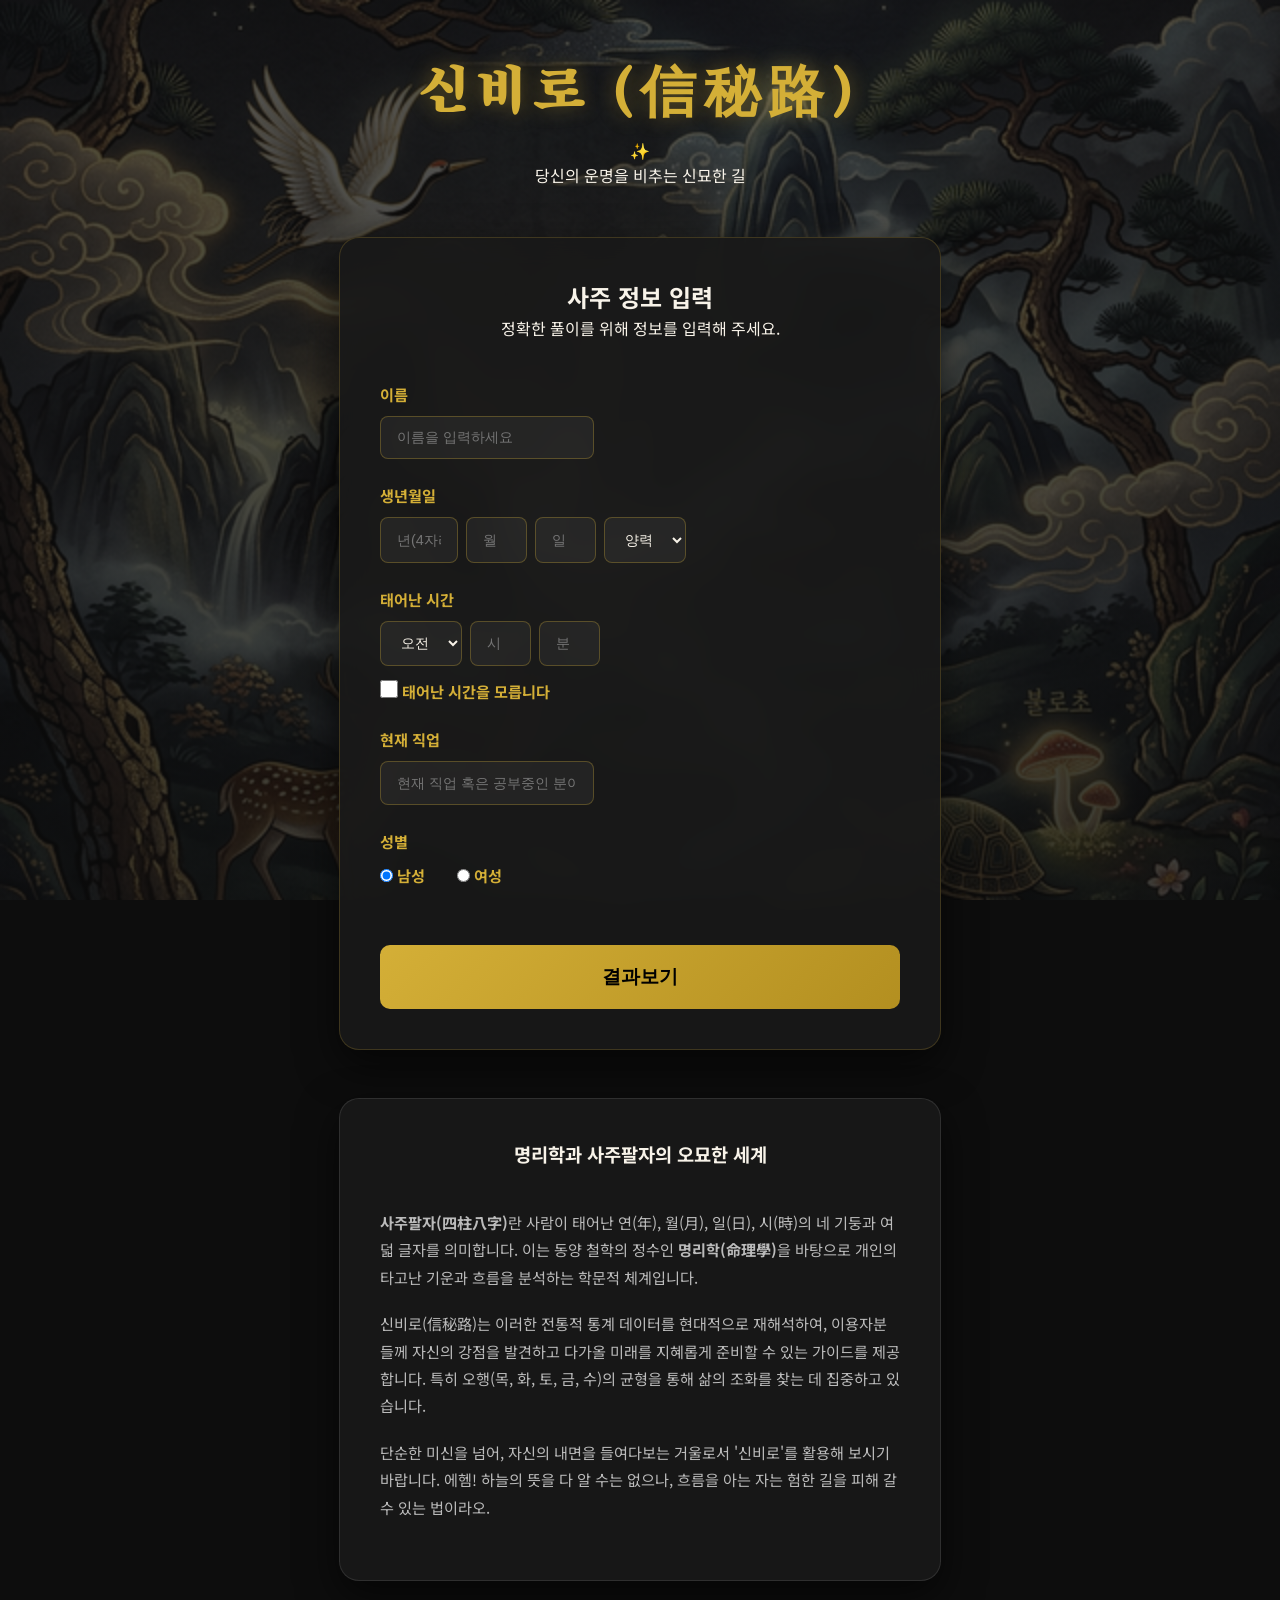
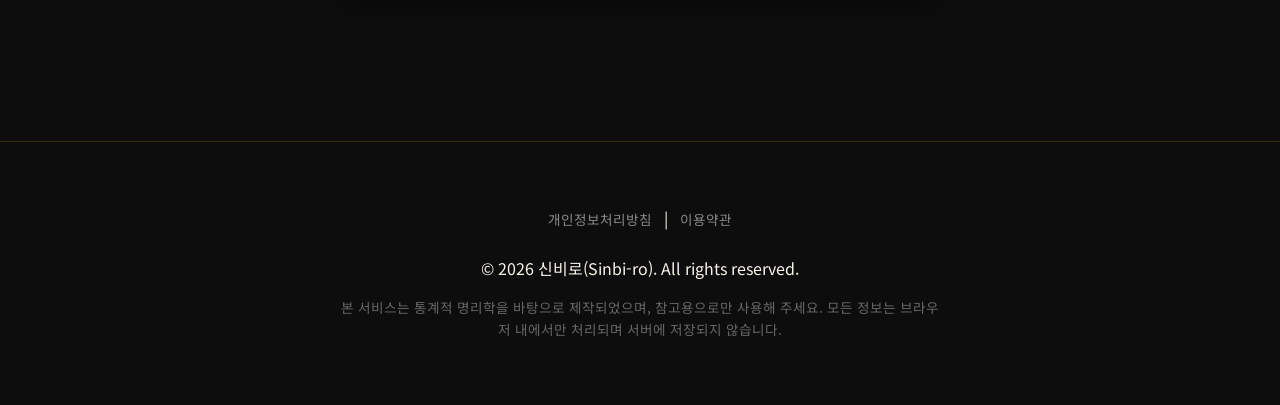
<file: index.html>
<!DOCTYPE html>
<html lang="ko">

<head>
    <meta charset="UTF-8">
    <meta name="viewport" content="width=device-width, initial-scale=1.0">
    <title>신비로 - 신묘한 사주 풀이와 오늘의 운세</title>
    <meta name="description" content="당신의 타고난 기운과 운명을 풀어드립니다. 성명, 생년월일시로 보는 정교한 사주 풀이와 무료 로또 번호 추첨까지 경험해보세요.">
    <link rel="stylesheet" href="style.css">
    <link rel="preconnect" href="https://fonts.googleapis.com">
    <link rel="preconnect" href="https://fonts.gstatic.com" crossorigin>
    <link href="https://fonts.googleapis.com/css2?family=Noto+Sans+KR:wght@300;400;700&family=Song Myung&display=swap"
        rel="stylesheet">
    <!-- 폰트 추가: 나눔명조 (전통적이고 기품 있는 서체) -->
    <link href="https://fonts.googleapis.com/css2?family=Nanum+Myeongjo:wght@400;700;800&display=swap" rel="stylesheet">
    <!-- 구글 애드센스 스크립트 -->
    <script async src="https://pagead2.googlesyndication.com/pagead/js/adsbygoogle.js?client=ca-pub-5994028801063205"
        crossorigin="anonymous"></script>

    <!-- SEO를 위한 구조화된 데이터 (JSON-LD) -->
    <script type="application/ld+json">
    {
      "@context": "https://schema.org",
      "@type": "WebApplication",
      "name": "신비로 (Sinbi-ro)",
      "url": "https://github.com/wogus5695-ctrl/product-builder-sinbiro",
      "description": "전통 명리학 기반 사주 풀이 및 운세 서비스",
      "applicationCategory": "LifestyleApplication",
      "operatingSystem": "All"
    }
    </script>
</head>

<body>
    <div class="fog-overlay"></div>
    <div class="container">
        <header>
            <div class="logo-container">
                <h1 class="logo-title">신비로 <span class="hanja">(信秘路)</span></h1>
                <div class="logo-separator">
                    <span class="separator-line"></span>
                    <span class="separator-symbol">✨</span>
                    <span class="separator-line"></span>
                </div>
                <p class="logo-slogan">당신의 운명을 비추는 신묘한 길</p>
            </div>
        </header>
    </div>

    <main id="app">
        <!-- 광고 영역 상단 -->
        <div class="adsense-placeholder top-ad">
        </div>

        <!-- 입력 퍼널 섹션 -->
        <section id="funnel" class="card active">
            <div class="card-header">
                <h2>사주 정보 입력</h2>
                <p>정확한 풀이를 위해 정보를 입력해 주세요.</p>
            </div>
            <form id="sajuForm">
                <div class="input-group">
                    <label for="userName">이름</label>
                    <input type="text" id="userName" placeholder="이름을 입력하세요" required>
                </div>
                <div class="input-group">
                    <label>생년월일</label>
                    <div class="scroll-inputs">
                        <input type="number" id="birthYear" placeholder="년(4자리)" min="1900" max="2100" required>
                        <input type="number" id="birthMonth" placeholder="월" min="1" max="12" required>
                        <input type="number" id="birthDay" placeholder="일" min="1" max="31" required>
                        <select id="calendarType">
                            <option value="solar">양력</option>
                            <option value="lunar">음력</option>
                        </select>
                    </div>
                </div>
                <div class="input-group">
                    <label>태어난 시간</label>
                    <div class="scroll-inputs">
                        <select id="birthAmPm">
                            <option value="AM">오전</option>
                            <option value="PM">오후</option>
                        </select>
                        <input type="number" id="birthHour" placeholder="시" min="0" max="12" required>
                        <input type="number" id="birthMinute" placeholder="분" min="0" max="59" required>
                    </div>
                    <label class="checkbox-container">
                        <input type="checkbox" id="unknownTime">
                        <span class="checkmark"></span>
                        태어난 시간을 모릅니다
                    </label>
                </div>
                <div class="input-group">
                    <label for="userJob">현재 직업</label>
                    <input type="text" id="userJob" placeholder="현재 직업 혹은 공부중인 분야를 입력하세요" required>
                </div>
                <div class="input-group">
                    <label>성별</label>
                    <div class="radio-group">
                        <label><input type="radio" name="gender" value="male" checked> 남성</label>
                        <label><input type="radio" name="gender" value="female"> 여성</label>
                    </div>
                </div>
                <button type="submit" id="submitBtn">결과보기</button>
            </form>
        </section>

        <!-- 결과 출력 섹션 -->
        <section id="result" class="card hidden">
            <div id="resultContent">
                <!-- 결과 내용이 자바스크립트로 삽입됩니다 -->
            </div>

            <!-- 광고 영역 중앙 -->
            <div class="adsense-placeholder mid-ad">
            </div>

            <!-- 로또 섹션 -->
            <div id="lotto-section">
                <h3>이번 주 신비로운 로또 추천 번호</h3>
                <p>이 신비로운 기운을 공유하면 번호가 나타납니다.</p>
                <div id="lotto-numbers-container">
                    <div class="lotto-blur">
                        <div class="slot">?</div>
                        <div class="slot">?</div>
                        <div class="slot">?</div>
                        <div class="slot">?</div>
                        <div class="slot">?</div>
                        <div class="slot">?</div>
                    </div>
                </div>
                <button id="shareBtn">행운 공유하고 번호 확인하기</button>
            </div>
            <button id="backToFunnelBtn" class="secondary-btn">정보 입력 페이지로 돌아가기</button>
        </section>

        <!-- 광고 영역 하단 -->
        <div class="adsense-placeholder bottom-ad">
        </div>

        <!-- 학술적 정보 및 서비스 소개 (애드센스 승인을 위한 정적 텍스트 보강) -->
        <section class="info-content card">
            <div class="card-header">
                <h3>명리학과 사주팔자의 오묘한 세계</h3>
            </div>
            <div class="static-text-box">
                <p><strong>사주팔자(四柱八字)</strong>란 사람이 태어난 연(年), 월(月), 일(日), 시(時)의 네 기둥과 여덟 글자를 의미합니다. 이는 동양 철학의 정수인
                    <strong>명리학(命理學)</strong>을 바탕으로 개인의 타고난 기운과 흐름을 분석하는 학문적 체계입니다.
                </p>
                <p>신비로(信秘路)는 이러한 전통적 통계 데이터를 현대적으로 재해석하여, 이용자분들께 자신의 강점을 발견하고 다가올 미래를 지혜롭게 준비할 수 있는 가이드를 제공합니다. 특히 오행(목,
                    화, 토, 금, 수)의 균형을 통해 삶의 조화를 찾는 데 집중하고 있습니다.</p>
                <p>단순한 미신을 넘어, 자신의 내면을 들여다보는 거울로서 '신비로'를 활용해 보시기 바랍니다. 에헴! 하늘의 뜻을 다 알 수는 없으나, 흐름을 아는 자는 험한 길을 피해 갈 수 있는
                    법이라오.</p>
            </div>
        </section>
    </main>

    <footer>
        <div class="footer-links">
            <a href="privacy.html">개인정보처리방침</a> |
            <a href="terms.html">이용약관</a>
        </div>
        <p>&copy; 2026 신비로(Sinbi-ro). All rights reserved.</p>
        <p class="footer-disclaimer">본 서비스는 통계적 명리학을 바탕으로 제작되었으며, 참고용으로만 사용해 주세요. 모든 정보는 브라우저 내에서만 처리되며 서버에 저장되지 않습니다.
        </p>
    </footer>

    <script src="script.js"></script>
</body>

</html>
</file>
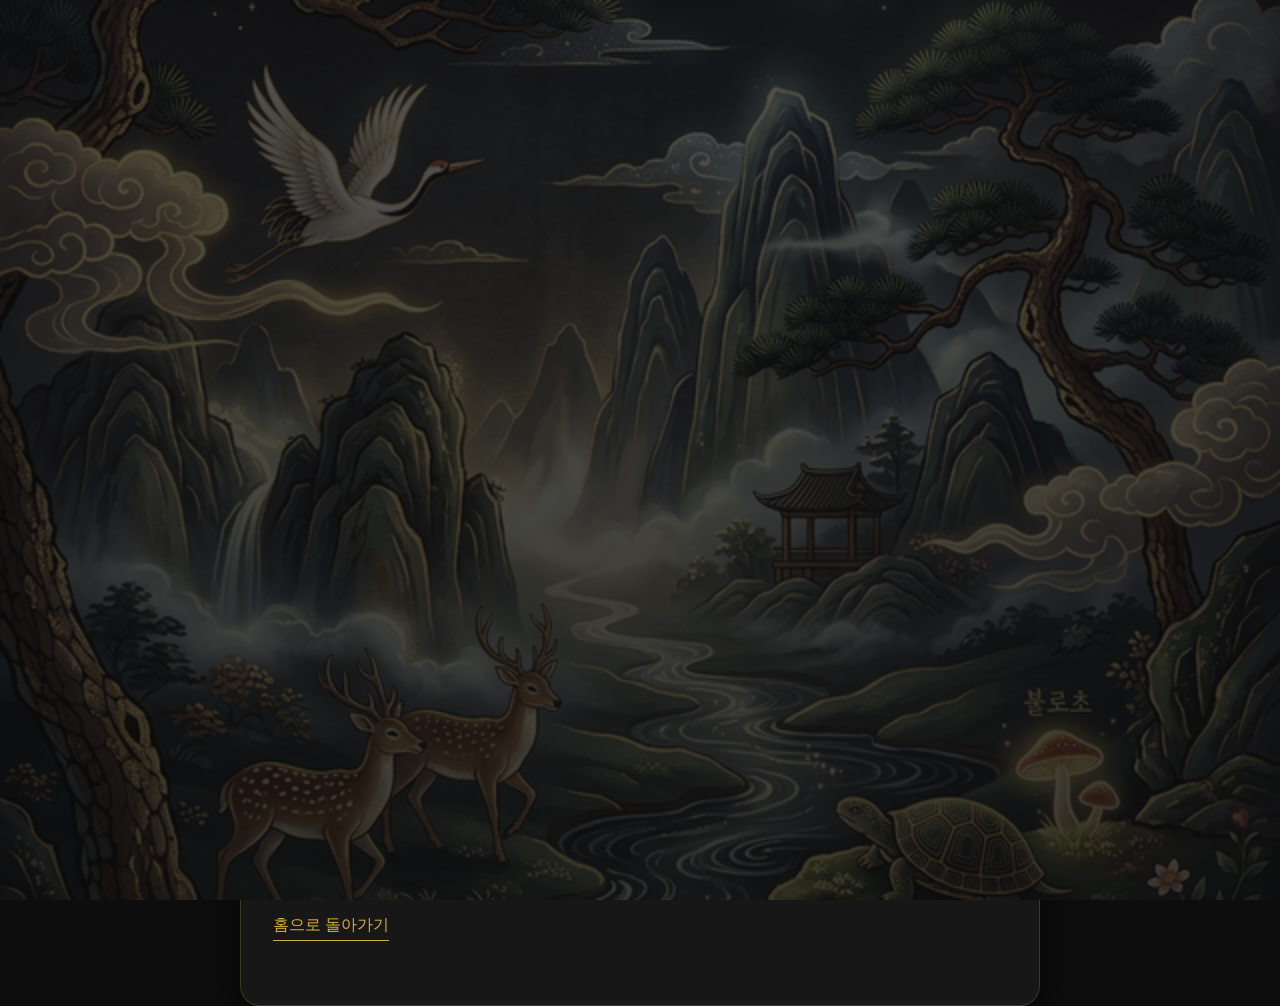
<file: privacy.html>
<!DOCTYPE html>
<html lang="ko">

<head>
    <meta charset="UTF-8">
    <meta name="viewport" content="width=device-width, initial-scale=1.0">
    <title>개인정보처리방침 - 신비로</title>
    <link rel="stylesheet" href="style.css">
    <link href="https://fonts.googleapis.com/css2?family=Nanum+Myeongjo:wght@400;700&display=swap" rel="stylesheet">
    <style>
        .policy-content {
            padding: 4rem 2rem;
            max-width: 800px;
            margin: 0 auto;
            line-height: 1.8;
            color: #eee;
        }

        .policy-content h1 {
            color: var(--gold);
            margin-bottom: 2rem;
            font-family: 'Nanum Myeongjo', serif;
        }

        .policy-content h2 {
            color: var(--gold);
            margin-top: 2rem;
            font-size: 1.3rem;
        }

        .policy-content p {
            margin-bottom: 1rem;
        }

        .back-link {
            display: inline-block;
            margin-top: 3rem;
            color: var(--gold);
            text-decoration: none;
            border-bottom: 1px solid var(--gold);
        }
    </style>
</head>

<body>
    <div class="fog-overlay"></div>
    <div class="container">
        <div class="policy-content card">
            <h1>개인정보처리방침</h1>
            <p>신비로(이하 '본 서비스')는 이용자의 개인정보를 보호하고 관련 법령을 준수하기 위해 다음과 같은 처리방침을 가지고 있습니다.</p>

            <h2>1. 수집하는 개인정보 항목</h2>
            <p>본 서비스는 사주 풀이 결과를 제공하기 위해 이용자로부터 다음과 같은 정보를 입력받습니다: 이름, 생년월일, 태어난 시간, 성별. 입력된 정보는 브라우저 내에서만 계산에 사용되며 서버에
                별도로 저장되지 않습니다.</p>

            <h2>2. 개인정보의 이용 목적</h2>
            <p>수집된 정보는 오직 사주 풀이 및 결과 도출, 로또 번호 생성의 목적으로만 사용됩니다.</p>

            <h2>3. 개인정보의 보유 및 이용 기간</h2>
            <p>본 서비스는 이용자의 정보를 서버에 저장하지 않으므로 보유 및 파기의 절차가 별도로 존재하지 않습니다. 브라우저를 닫거나 새로고침할 경우 입력된 정보는 소멸됩니다.</p>

            <h2>4. 쿠키(Cookie)의 사용</h2>
            <p>본 서비스는 이용자에게 최적화된 서비스를 제공하기 위해 쿠키를 사용할 수 있습니다. 이용자는 브라우저 설정에서 쿠키 저장을 거부할 수 있습니다.</p>

            <h2>5. 제3자 광고 플랫폼</h2>
            <p>본 서비스는 Google AdSense 등 제3자 광고 플랫폼을 통해 광고를 게재할 수 있습니다. 해당 플랫폼은 이용자의 방문 기록을 바탕으로 맞춤형 광고를 제공하기 위해 쿠키를 사용할 수
                있습니다.</p>

            <a href="index.html" class="back-link">홈으로 돌아가기</a>
        </div>
    </div>
</body>

</html>
</file>
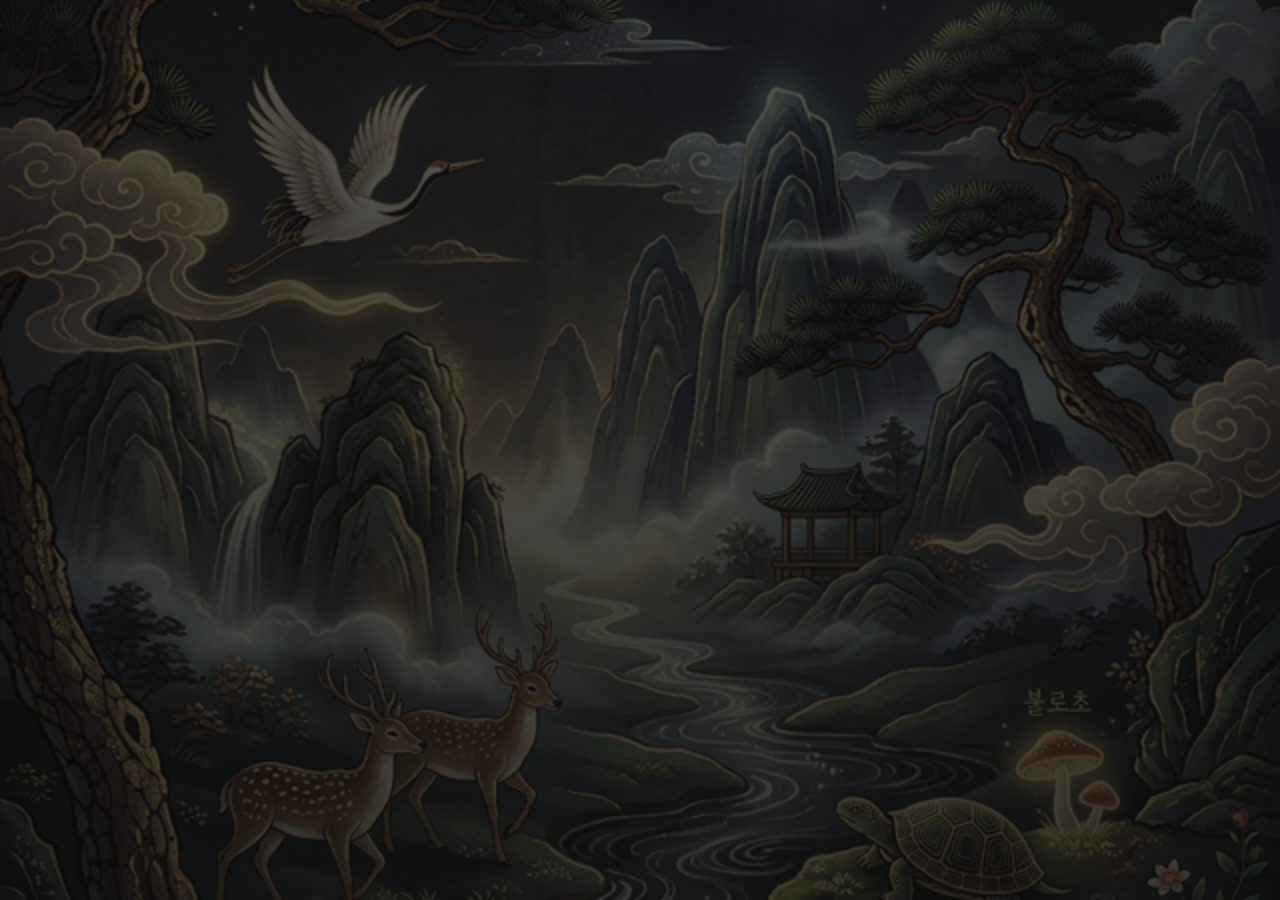
<file: terms.html>
<!DOCTYPE html>
<html lang="ko">

<head>
    <meta charset="UTF-8">
    <meta name="viewport" content="width=device-width, initial-scale=1.0">
    <title>이용약관 - 신비로</title>
    <link rel="stylesheet" href="style.css">
    <link href="https://fonts.googleapis.com/css2?family=Nanum+Myeongjo:wght@400;700&display=swap" rel="stylesheet">
    <style>
        .policy-content {
            padding: 4rem 2rem;
            max-width: 800px;
            margin: 0 auto;
            line-height: 1.8;
            color: #eee;
        }

        .policy-content h1 {
            color: var(--gold);
            margin-bottom: 2rem;
            font-family: 'Nanum Myeongjo', serif;
        }

        .policy-content h2 {
            color: var(--gold);
            margin-top: 2rem;
            font-size: 1.3rem;
        }

        .back-link {
            display: inline-block;
            margin-top: 3rem;
            color: var(--gold);
            text-decoration: none;
            border-bottom: 1px solid var(--gold);
        }
    </style>
</head>

<body>
    <div class="fog-overlay"></div>
    <div class="container">
        <div class="policy-content card">
            <h1>이용약관</h1>

            <h2>1. 목적</h2>
            <p>본 약관은 '신비로'가 제공하는 사주 풀이 서비스의 이용 조건 및 절차에 관한 사항을 규정함을 목적으로 합니다.</p>

            <h2>2. 서비스의 성격</h2>
            <p>본 서비스는 동양 명리학의 통계적 데이터를 바탕으로 제공되는 오락용 콘텐츠입니다. 결과의 정확성을 보장하지 않으며, 삶의 중요한 결정에 대한 법적/의학적 책임을 지지 않습니다.</p>

            <h2>3. 이용자의 의무</h2>
            <p>이용자는 본 서비스를 이용함으로써 발생하는 결과에 대해 본인이 책임을 지며, 타인의 정보를 도용하거나 서비스를 비정상적으로 이용하지 않아야 합니다.</p>

            <h2>4. 서비스의 변경 및 중단</h2>
            <p>본 서비스는 운영상 필요에 따라 사전 고지 없이 내용을 변경하거나 중단할 수 있습니다.</p>

            <a href="index.html" class="back-link">홈으로 돌아가기</a>
        </div>
    </div>
</body>

</html>
</file>
<file: style.css>
:root {
    --bg-color: #0d0d0d;
    --card-bg: rgba(25, 25, 25, 0.9);
    --gold: #d4af37;
    --white: #f8f3e9;
    --accent: #c0392b;
    --text-muted: #a0a0a0;
    --glass: rgba(255, 255, 255, 0.05);
}

* {
    box-sizing: border-box;
    margin: 0;
    padding: 0;
}

body {
    background-color: var(--bg-color);
    color: var(--white);
    font-family: 'Noto Sans KR', sans-serif;
    line-height: 1.6;
    overflow-x: hidden;
    min-height: 100vh;
}

/* 십장생 배경 효과 */
.fog-overlay {
    position: fixed;
    top: 0;
    left: 0;
    width: 100%;
    height: 100%;
    background: linear-gradient(rgba(13, 13, 13, 0.7), rgba(13, 13, 13, 0.8)),
        url('./images/bg_shipjangsaeng.png');
    background-size: cover;
    background-position: center;
    opacity: 1;
    pointer-events: none;
    z-index: 1;
}

header {
    text-align: center;
    padding: 3rem 1rem;
    position: relative;
    z-index: 2;
}

header h1 {
    font-family: 'Song Myung', serif;
    font-size: 3.5rem;
    color: var(--gold);
    text-shadow: 0 0 20px rgba(212, 175, 55, 0.4);
    letter-spacing: 0.5rem;
}

main {
    max-width: 650px;
    margin: 0 auto;
    padding: 0 1.5rem 5rem;
    position: relative;
    z-index: 2;
}

.card {
    background: var(--card-bg);
    border: 1px solid rgba(212, 175, 55, 0.2);
    border-radius: 20px;
    padding: 2.5rem;
    box-shadow: 0 15px 40px rgba(0, 0, 0, 0.6);
    backdrop-filter: blur(15px);
    transition: all 0.5s ease;
}

.card-header {
    text-align: center;
    margin-bottom: 2.5rem;
}

.seonbi-intro {
    margin-bottom: 4rem;
}

/* 동물 섹션 스타일 */
.animal-section {
    margin-bottom: 2rem;
    background: linear-gradient(145deg, rgba(30, 30, 30, 0.9), rgba(15, 15, 15, 0.95));
    border: 2px solid var(--gold);
}

.animal-visual {
    display: flex;
    gap: 2rem;
    align-items: center;
}

.animal-image-container {
    width: 180px;
    height: 180px;
    border-radius: 50%;
    overflow: hidden;
    border: 3px solid var(--gold);
    box-shadow: 0 0 15px rgba(212, 175, 55, 0.3);
    flex-shrink: 0;
}

.animal-image {
    width: 100%;
    height: 100%;
    object-fit: cover;
    transition: transform 0.5s;
}

.animal-image-container:hover .animal-image {
    transform: scale(1.1);
}

.animal-info h4 {
    font-family: 'Song Myung', serif;
    font-size: 1.8rem;
    color: var(--gold);
    margin-bottom: 1rem;
}

.animal-desc {
    padding: 1rem !important;
    font-size: 0.95rem !important;
    border-left: 2px solid var(--gold) !important;
}

@media (max-width: 600px) {
    .animal-visual {
        flex-direction: column;
        text-align: center;
    }

    .animal-image-container {
        width: 150px;
        height: 150px;
    }
}

.input-group {
    margin-bottom: 1.5rem;
}

.input-group label {
    display: block;
    font-size: 0.95rem;
    margin-bottom: 0.6rem;
    color: var(--gold);
    font-weight: 700;
}

.scroll-inputs {
    display: flex;
    gap: 0.5rem;
    flex-wrap: wrap;
}

select,
input[type="text"],
input[type="number"] {
    padding: 0.8rem 1rem;
    background: var(--glass);
    border: 1px solid rgba(212, 175, 55, 0.3);
    color: var(--white);
    border-radius: 8px;
    outline: none;
    transition: border-color 0.3s;
    font-size: 0.9rem;
}

/* 숫자 입력 필드 화살표 제거 */
input::-webkit-outer-spin-button,
input::-webkit-inner-spin-button {
    -webkit-appearance: none;
    margin: 0;
}

input[type=number] {
    -moz-appearance: textfield;
    appearance: none;
}

input:disabled {
    opacity: 0.5;
    cursor: not-allowed;
    background: rgba(255, 255, 255, 0.02);
}

.checkbox-container {
    display: flex;
    align-items: center;
    gap: 0.8rem;
    cursor: pointer;
    font-size: 0.9rem;
    color: var(--text-muted);
    margin-top: 0.8rem;
    user-select: none;
    transition: color 0.3s;
}

.checkbox-container:hover {
    color: var(--gold);
}

.checkbox-container input {
    cursor: pointer;
    width: 18px;
    height: 18px;
    accent-color: var(--gold);
}

.radio-group {
    display: flex;
    gap: 2rem;
}

button {
    width: 100%;
    padding: 1.2rem;
    background: linear-gradient(135deg, var(--gold), #b38f20);
    border: none;
    color: #000;
    font-weight: 700;
    font-size: 1.2rem;
    border-radius: 10px;
    cursor: pointer;
    margin-top: 1.5rem;
    transition: all 0.3s;
}

.secondary-btn {
    background: transparent;
    border: 1px solid var(--gold);
    color: var(--gold);
    margin-top: 2rem;
}

.secondary-btn:hover {
    background: rgba(212, 175, 55, 0.1);
    box-shadow: 0 0 15px rgba(212, 175, 55, 0.2);
}

.hidden {
    display: none;
}

.highlight {
    color: var(--gold);
    font-weight: 700;
    text-shadow: 0 0 5px rgba(212, 175, 55, 0.3);
}

.hanja-desc {
    font-size: 0.7rem;
    color: var(--text-muted);
    display: block;
    margin-top: 5px;
}

.analysis-section {
    margin-top: 3.5rem;
    padding-top: 2rem;
    border-top: 1px solid rgba(212, 175, 55, 0.15);
}

.section-title {
    font-family: 'Song Myung', serif;
    color: var(--gold);
    font-size: 1.5rem;
    margin-bottom: 1.8rem;
    display: flex;
    align-items: center;
    gap: 0.6rem;
}

.saju-table {
    width: 100%;
    border-collapse: collapse;
    background: rgba(0, 0, 0, 0.3);
    border-radius: 12px;
    overflow: hidden;
}

.saju-table th,
.saju-table td {
    padding: 1rem;
    text-align: center;
    border: 1px solid rgba(212, 175, 55, 0.1);
}

.saju-char {
    font-family: 'Nanum Myeongjo', serif;
    font-size: 1.8rem;
    line-height: 1.2;
    padding: 1.5rem 0.5rem !important;
}

.saju-table-wrapper {
    overflow-x: auto;
    margin-bottom: 2rem;
}

.saju-table {
    min-width: 450px;
}

.saju-table th {
    background: rgba(212, 175, 55, 0.1);
    font-size: 0.9rem;
}

.saju-table td {
    background: rgba(255, 255, 255, 0.02);
}

.pillar-title {
    color: var(--gold);
    font-weight: 700;
}

.ten-gods {
    font-size: 0.75rem;
    color: #f1d592;
    margin-bottom: 5px;
    display: block;
}

.element-emo {
    font-size: 0.8rem;
    display: block;
    margin-top: 5px;
}

.element-bar-group {
    display: flex;
    align-items: center;
    gap: 1rem;
    margin-bottom: 1.2rem;
}

.progress-bg {
    flex: 1;
    height: 14px;
    background: rgba(255, 255, 255, 0.05);
    border-radius: 7px;
    overflow: hidden;
}

.progress-fill {
    height: 100%;
    background: linear-gradient(90deg, var(--gold), #fff);
    transition: width 1.5s ease-out;
}

.wealth-line-chart-container {
    width: 100%;
    height: 200px;
    background: rgba(0, 0, 0, 0.2);
    border-radius: 15px;
    padding: 1.5rem;
    margin: 2rem 0;
}

.chart-path {
    stroke-dasharray: 1000;
    stroke-dashoffset: 1000;
    animation: dash 3s ease-in-out forwards;
}

@keyframes dash {
    to {
        stroke-dashoffset: 0;
    }
}

.mystical-image-container {
    width: 100%;
    height: 300px;
    margin: 2.5rem 0;
    border-radius: 20px;
    overflow: hidden;
    position: relative;
    border: 1px solid rgba(212, 175, 55, 0.3);
}

.element-image {
    width: 100%;
    height: 100%;
    object-fit: cover;
}

/* 대운(Daewun) 스타일 */
.daewun-scroll-wrapper {
    overflow-x: auto;
    padding: 1rem 0;
    margin-bottom: 2rem;
}

.daewun-container {
    display: flex;
    gap: 1rem;
    padding: 0.5rem;
}

.daewun-card {
    min-width: 85px;
    background: rgba(255, 255, 255, 0.05);
    border: 1px solid rgba(212, 175, 55, 0.2);
    border-radius: 12px;
    padding: 1rem;
    text-align: center;
    transition: transform 0.3s;
}

.daewun-card:hover {
    transform: translateY(-5px);
    border-color: var(--gold);
}

.daewun-age {
    display: block;
    font-size: 0.85rem;
    color: var(--gold);
    margin-bottom: 0.8rem;
    font-weight: 700;
}

.daewun-pillar {
    display: flex;
    flex-direction: column;
    font-family: 'Nanum Myeongjo', serif;
    font-size: 1.5rem;
    gap: 0.5rem;
}

.daewun-emo {
    display: block;
    margin-top: 0.8rem;
    font-size: 1.1rem;
}

/* 신살 리스트 스타일 */
.sinsal-list {
    list-style: none;
    padding: 0;
    margin: 1rem 0;
}

.sinsal-list li {
    margin-bottom: 0.5rem;
    font-size: 0.9rem;
    line-height: 1.5;
}

.sinsal-list li strong {
    color: var(--gold);
}

/* 성격 및 성향 분석 스타일 */
.personality-box {
    display: flex;
    flex-direction: column;
    gap: 1.5rem;
}

.personality-point h4 {
    margin-bottom: 0.5rem;
    font-size: 1rem;
    color: var(--gold);
}

.personality-point.strength p {
    color: #fff;
    border-left: 3px solid var(--gold);
    padding-left: 1rem;
}

.personality-point.weakness p {
    color: #ccc;
    border-left: 3px solid #666;
    padding-left: 1rem;
}

/* 타고난 복(福)의 요소 스타일 */
.bok-grid {
    display: grid;
    grid-template-columns: repeat(auto-fit, minmax(140px, 1fr));
    gap: 1rem;
    margin-top: 1.5rem;
}

.bok-card {
    background: rgba(255, 255, 255, 0.03);
    border: 1px solid rgba(255, 255, 255, 0.1);
    border-radius: 15px;
    padding: 1.2rem;
    text-align: center;
    transition: all 0.3s;
    opacity: 0.6;
}

.bok-card.active {
    background: rgba(212, 175, 55, 0.05);
    border-color: rgba(212, 175, 55, 0.4);
    opacity: 1;
    transform: scale(1.02);
    box-shadow: 0 5px 15px rgba(0, 0, 0, 0.3);
}

.bok-header {
    display: flex;
    flex-direction: column;
    align-items: center;
    gap: 0.5rem;
    margin-bottom: 0.8rem;
}

.bok-icon {
    font-size: 1.5rem;
}

.bok-name {
    font-weight: 700;
    font-size: 0.95rem;
    color: var(--gold);
}

.bok-desc {
    font-size: 0.75rem;
    line-height: 1.4;
    color: #aaa;
}

.bok-card.active .bok-desc {
    color: #eee;
}

.jijanggan-row td {
    font-size: 0.75rem;
    color: #888;
    padding: 0.8rem 0.2rem !important;
}

.analysis-box {
    margin-top: 1.5rem;
    padding: 1.5rem;
    background: rgba(0, 0, 0, 0.2);
    border-radius: 12px;
    font-size: 0.9rem;
    border-left: 2px solid var(--gold);
}

.analysis-box p {
    margin-bottom: 0.5rem;
}

.small-desc {
    font-size: 0.85rem;
    color: #888;
    margin-bottom: 1rem;
}

.seonbi-text p {
    margin-bottom: 1.5rem;
}

.summary-box p {
    margin-bottom: 1rem;
}


.gradient-gold {
    background: linear-gradient(135deg, #d4af37 0%, #f1d592 50%, #b38f20 100%);
    -webkit-background-clip: text;
    -webkit-text-fill-color: transparent;
    background-clip: text;
    font-weight: 700;
}

#lotto-section {
    margin-top: 5rem;
    padding-top: 3rem;
    border-top: 2px dashed rgba(212, 175, 55, 0.3);
    text-align: center;
}

#lotto-section h3 {
    font-family: 'Song Myung', serif;
    color: var(--gold);
    font-size: 1.8rem;
    margin-bottom: 1rem;
}

#lotto-section p {
    color: var(--text-muted);
    margin-bottom: 2rem;
}

#lotto-numbers-container {
    display: flex;
    justify-content: center;
    margin-bottom: 2rem;
}

.slot {
    width: 45px;
    height: 45px;
    background: var(--gold);
    color: #000;
    border-radius: 50%;
    display: flex;
    justify-content: center;
    align-items: center;
    font-weight: 700;
}

.lotto-blur {
    display: flex;
    gap: 1rem;
    filter: blur(8px);
    transition: filter 1s ease;
}

.lotto-blur.unlocked {
    filter: blur(0);
}

/* 추가 정보 섹션 (애드센스용) */
.info-content {
    margin-top: 3rem;
    padding: 2.5rem;
    border: 1px solid rgba(255, 255, 255, 0.1);
}

.static-text-box {
    line-height: 1.8;
    color: #bbb;
    font-size: 0.95rem;
}

.static-text-box p {
    margin-bottom: 1.2rem;
}

footer {
    text-align: center;
    padding: 4rem 1rem;
    margin-top: 5rem;
    border-top: 1px solid rgba(212, 175, 55, 0.2);
}

.footer-links {
    margin-bottom: 1.5rem;
}

.footer-links a {
    color: #888;
    text-decoration: none;
    font-size: 0.85rem;
    margin: 0 0.5rem;
    transition: color 0.3s;
}

.footer-links a:hover {
    color: var(--gold);
}

.footer-disclaimer {
    font-size: 0.85rem;
    color: #666;
    margin-top: 1rem;
    max-width: 600px;
    margin-left: auto;
    margin-right: auto;
}
</file>
